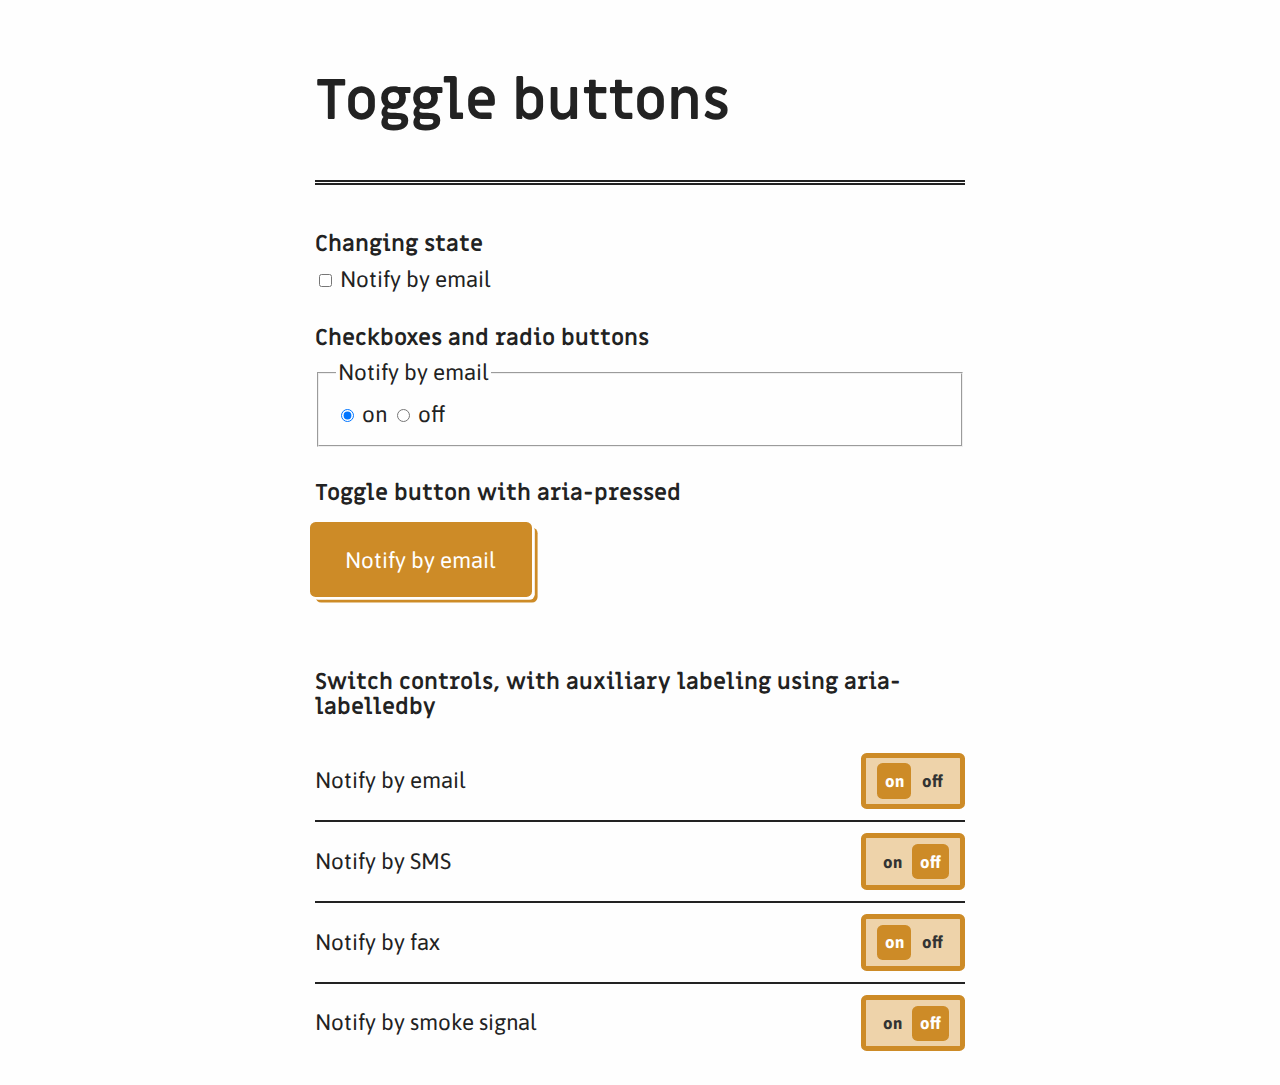
<file: index.html>
<!DOCTYPE html>
<html lang="en">
<head>
  <meta charset="UTF-8">
  <meta name="viewport" content="width=device-width, initial-scale=1.0">
  <link rel="stylesheet" href="style.css">
  <title>Accessible Components</title>
</head>
<body>
  <main id="main"  class="central">
    <h1>Toggle buttons</h1>
<hr>
<h4>Changing state</h4>
    <input   type="checkbox" id="notify" name="notify"  value="on">
    <label  for="notify">Notify by email</label>

    <!--Checkboxes and radio buttons  -->
<h4>Checkboxes and radio buttons</h4>
    <fieldset>
      <legend>Notify by email</legend>
      <input type="radio" name="notify" id="notify-on" value="on" checked>
      <label for="notify-on">on</label>
      <input type="radio" name="notify" id="notify-off" value="off">
      <label for="notify-off">off</label>
    </fieldset>

<br>
    <!-- Toggle button -->
    <h4 class="extra-btm">Toggle button with aria-pressed</h4>
    <button aria-pressed="false">Notify by email</button>



    <!--Switch controls  -->

<br>
<h4 class="switch">Switch controls, with auxiliary labeling using
  aria-labelledby
</h4>
<ul>
  <li>
    <span id="notify-email">Notify by email</span>
    <button class="btn" role="switch" aria-checked="true" aria-labelledby="notify-email">
      <span>on</span>
      <span>off</span>
    </button>
  </li>
  <li>
    <span id="notify-sms">Notify by SMS</span>
    <button class="btn" role="switch" aria-checked="false" aria-labelledby="notify-sms">
      <span>on</span>
      <span>off</span>
    </button>
  </li>
  <li>
    <span id="notify-fax">Notify by fax</span>
    <button class="btn" role="switch" aria-checked="true" aria-labelledby="notify-fax">
      <span>on</span>
      <span>off</span>
    </button>
  </li>
  <li>
    <span id="notify-smoke">Notify by smoke signal</span>
    <button class="btn" role="switch" aria-checked="false" aria-labelledby="notify-smoke">
      <span>on</span>
      <span>off</span>
    </button>
  </li>
</ul>
  </main>
  </body>
<script src="/script.js"></script>
</html>
</file>
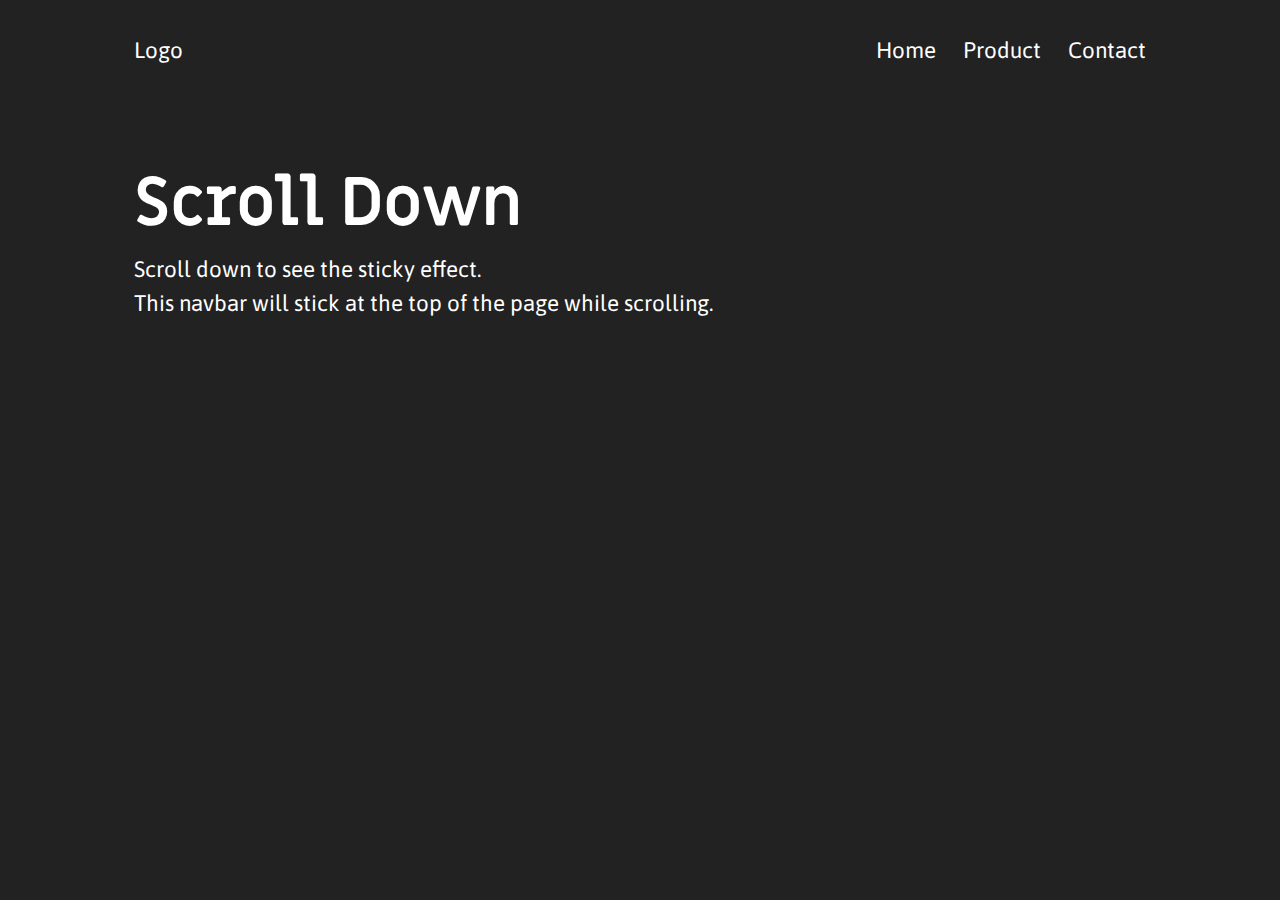
<file: SimpleNavigation/index.html>
<!DOCTYPE html>
<html lang="en">
<head>
  <meta charset="UTF-8">
  <meta name="viewport" content="width=device-width, initial-scale=1.0">
  <link rel="stylesheet" href="style.css">
  <title>Navigation and Positioning</title>
</head>
<body>
  <div class="navbar">
    <a href="#" class="logo">
      Logo
    </a>
  <div class="menu">
      <a class="link" href="#home">Home</a>
      <a class="link" href="#news">Product</a>
      <a class="link" href="#contact">Contact</a>
    </div>
    </div>
    <div class="content">
    <h1>Scroll Down</h1>
    <p class="page">Scroll down to see the sticky effect.
    </p>
      <p>

        This navbar will stick at the top of the page while scrolling.
      </p>


    </div>
</body>
</html>
</file>
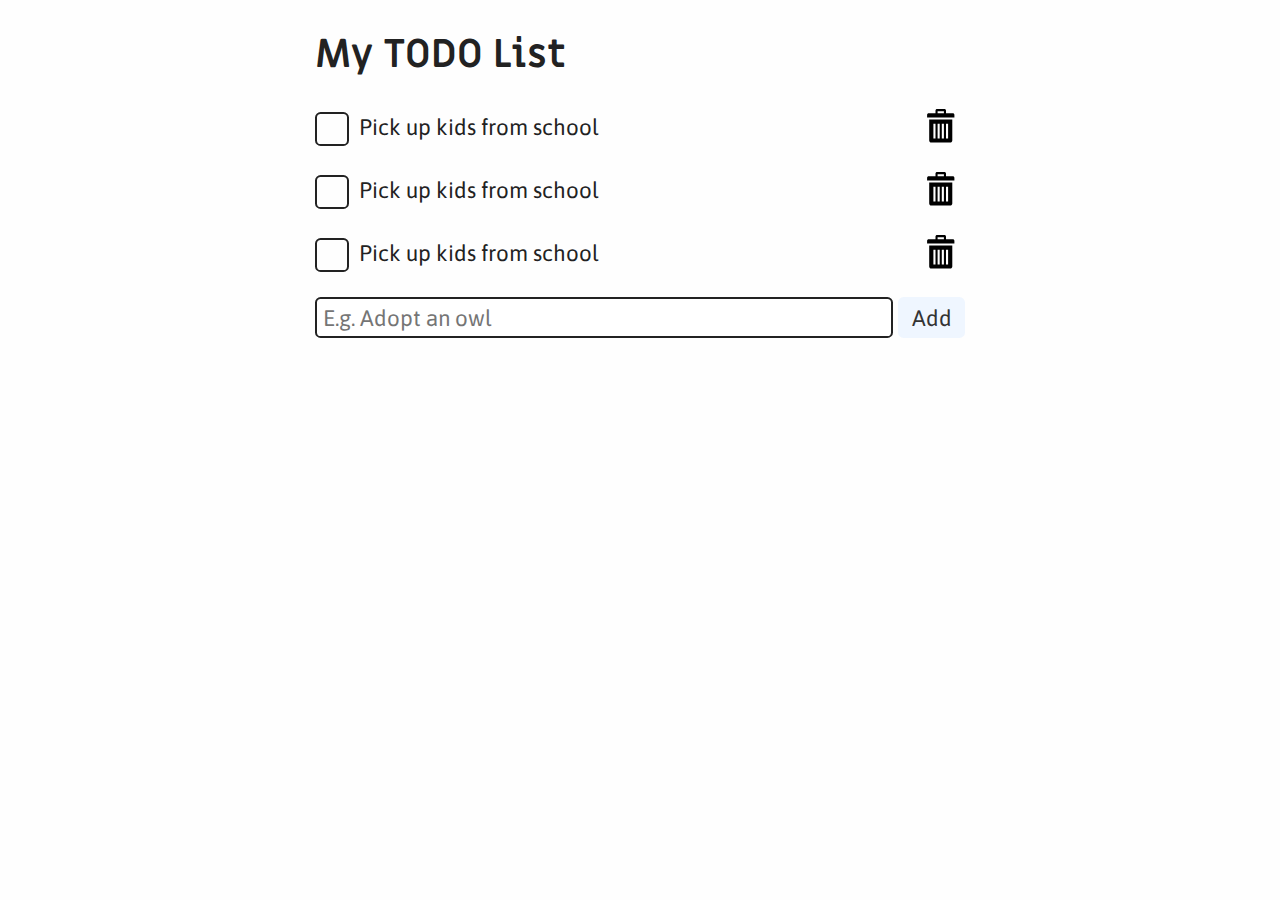
<file: todoList/index.html>
<!DOCTYPE html>
<html lang="en">
<head>
  <meta charset="UTF-8">
  <meta name="viewport" content="width=device-width, initial-scale=1.0">
  <link rel="stylesheet" href="style.css">
  <title> A Todo List</title>
</head>
<body class="central">
 <section id="component" aria-labelledby="todos-label">
  <h2 id="todos-label" tabindex="-1">My TODO List</h2>
  <ul>
    <li>
      <label for="todo-0">
        <input type="checkbox" id="todo-0" class="vh"> 
        <span class="tick">
          <svg><use xlink:href="#tick"></use></svg>
        </span> 
        <span class="text">Pick up kids from school</span>
      </label>
      <button aria-label="delete Pick up kids from school">
        <svg version="1.1" xmlns="http://www.w3.org/2000/svg" xmlns:xlink="http://www.w3.org/1999/xlink" width="16" height="16" viewBox="0 0 16 16">
          <path fill="#000000" d="M2 5v10c0 0.55 0.45 1 1 1h9c0.55 0 1-0.45 1-1v-10h-11zM5 14h-1v-7h1v7zM7 14h-1v-7h1v7zM9 14h-1v-7h1v7zM11 14h-1v-7h1v7z"></path>
          <path fill="#000000" d="M13.25 2h-3.25v-1.25c0-0.412-0.338-0.75-0.75-0.75h-3.5c-0.412 0-0.75 0.338-0.75 0.75v1.25h-3.25c-0.413 0-0.75 0.337-0.75 0.75v1.25h13v-1.25c0-0.413-0.338-0.75-0.75-0.75zM9 2h-3v-0.987h3v0.987z"></path>
          </svg>
      </button>
    </li>
    <li>
      <label for="todo-0">
        <input type="checkbox" id="todo-0" class="vh"> 
        <span class="tick">
          <svg><use xlink:href="#tick"></use></svg>
        </span> 
        <span class="text">Pick up kids from school</span>
      </label>
      <button aria-label="delete Pick up kids from school">
        <svg version="1.1" xmlns="http://www.w3.org/2000/svg" xmlns:xlink="http://www.w3.org/1999/xlink" width="16" height="16" viewBox="0 0 16 16">
          <path fill="#000000" d="M2 5v10c0 0.55 0.45 1 1 1h9c0.55 0 1-0.45 1-1v-10h-11zM5 14h-1v-7h1v7zM7 14h-1v-7h1v7zM9 14h-1v-7h1v7zM11 14h-1v-7h1v7z"></path>
          <path fill="#000000" d="M13.25 2h-3.25v-1.25c0-0.412-0.338-0.75-0.75-0.75h-3.5c-0.412 0-0.75 0.338-0.75 0.75v1.25h-3.25c-0.413 0-0.75 0.337-0.75 0.75v1.25h13v-1.25c0-0.413-0.338-0.75-0.75-0.75zM9 2h-3v-0.987h3v0.987z"></path>
          </svg>
      </button>
    </li>
    <li>
      <label for="todo-0">
        <input type="checkbox" id="todo-0" class="vh"> 
        <span class="tick">
          <svg><use xlink:href="#tick"></use></svg>
        </span> 
        <span class="text">Pick up kids from school</span>
      </label>
      <button aria-label="delete Pick up kids from school">
        <svg version="1.1" xmlns="http://www.w3.org/2000/svg" xmlns:xlink="http://www.w3.org/1999/xlink" width="16" height="16" viewBox="0 0 16 16">
          <path fill="#000000" d="M2 5v10c0 0.55 0.45 1 1 1h9c0.55 0 1-0.45 1-1v-10h-11zM5 14h-1v-7h1v7zM7 14h-1v-7h1v7zM9 14h-1v-7h1v7zM11 14h-1v-7h1v7z"></path>
          <path fill="#000000" d="M13.25 2h-3.25v-1.25c0-0.412-0.338-0.75-0.75-0.75h-3.5c-0.412 0-0.75 0.338-0.75 0.75v1.25h-3.25c-0.413 0-0.75 0.337-0.75 0.75v1.25h13v-1.25c0-0.413-0.338-0.75-0.75-0.75zM9 2h-3v-0.987h3v0.987z"></path>
          </svg>
      </button>
    </li>
  </ul>
  <form>
    <label for="add" class="vh">
      Write a new todo item
  </label> 
  <input type="text" id="add" placeholder="E.g. Adopt an owl" aria-invalid="true"> 
  <button type="submit" disabled="disabled">Add</button></form>
 </section>
</body>
<script src="vue.min.js"></script>
<script src="/script.js"></script>
</html>
</file>
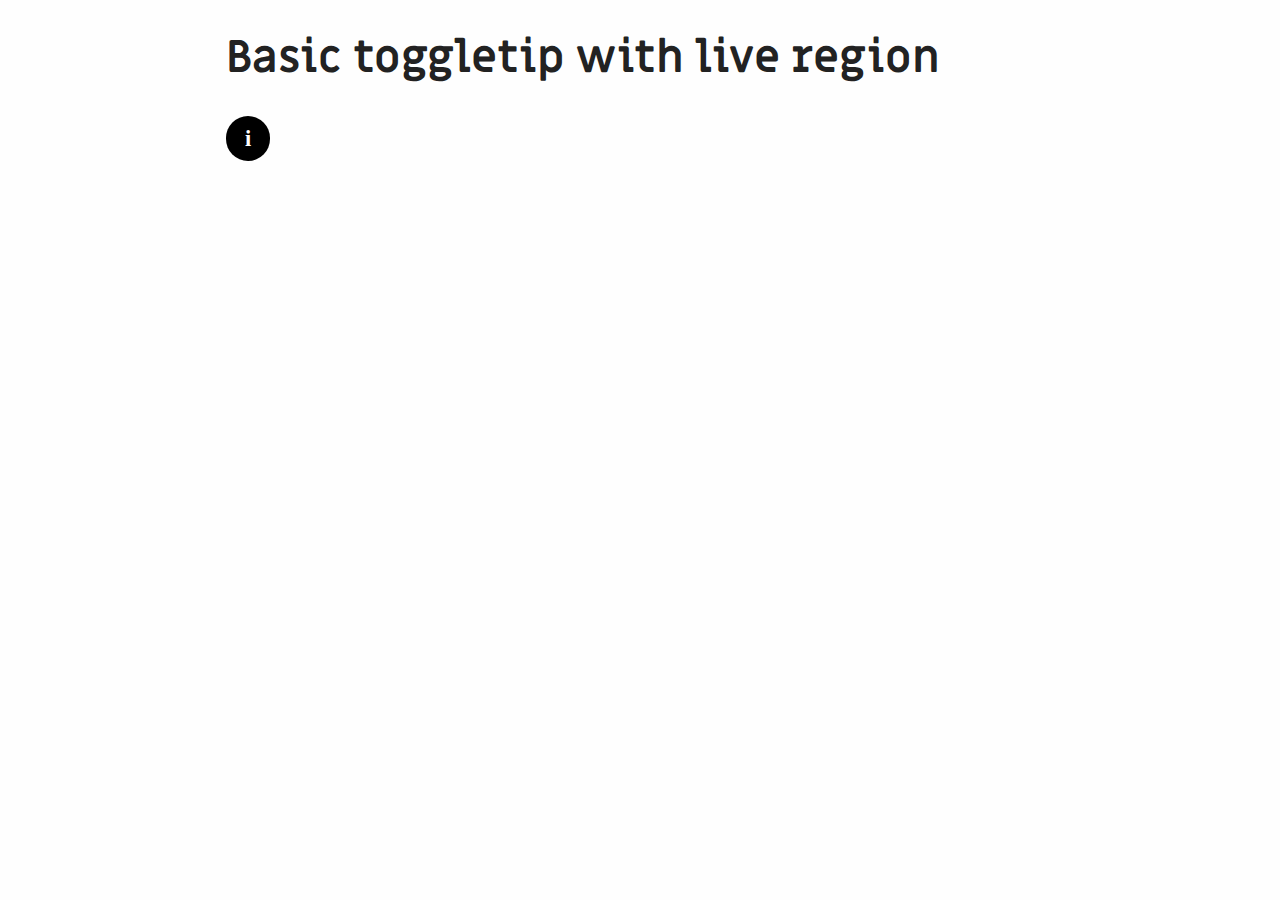
<file: toggletips/index.html>
<!DOCTYPE html>
<html lang="en">
<head>
  <meta charset="UTF-8">
  <meta name="viewport" content="width=device-width, initial-scale=1.0">
  <link rel="stylesheet" href="style.css">
  <title>toggletip</title>
</head>
<body>
  <h1>Basic toggletip with live region</h1>
  <span class="toggletip-container">
    <button type="button" data-toggletip-content="This clarifies whatever needs clarifying">
      <span aria-hidden="true">i</span>
      <span class="visually-hidden">More info</span>
    </button>
    <span role="status"></span>
  </span>
</body>
<script src="/script.js"></script>
</html>
</file>
<file: style.css>
@import url('https://fonts.cdnfonts.com/css/metropolis-4');

@import url('https://fonts.googleapis.com/css2?family=Miriam+Libre:wght@400;700&display=swap');

@import url('https://fonts.googleapis.com/css2?family=Asap:ital,wght@0,100..900;1,100..900&display=swap');

/* font-family: "Miriam Libre", sans-serif; */
/* font-family: "Asap", sans-serif;
font-optical-sizing: auto;
font-weight: <weight>;
font-style: normal;
font-variation-settings:
  "wdth" 100; */
  *,
*::before,
*::after {
  font-family: inherit;
  font-size: inherit;
  color: inherit;
  /*
  margin: 0;
  padding: 0; 
  */
  box-sizing: border-box;
}
html {
  font-family: Asap, sans-serif;
  font-size: calc(1em + 0.5vw);
  color: #222;
  line-height: 1.5;
  background: #fefefe;
}
 /* * + * {
  margin-top: 1.5rem;
}  */
body,
br,
dt,
dd,
th,
td,
option,
[hidden] + *,
:empty:not(img) + *,
li + li,
header * + * {
  margin-top: 0;
}
p + p {
  margin-top: 1rem;
}
hr {
  height: 0.25rem;
  border: 2px solid #222;
  border-left: 0;
  border-right: 0;
  margin: 2.1rem 0;
}

a {
  color: inherit;
  text-decoration: none;
  border-bottom: 1px solid;
  cursor: pointer;
}

:focus {
  outline: none;
}
:focus:not([tabindex='-1']) {
  outline: 4px solid #80b3ff;
  outline-offset: 2px;
}
[href='#main'] {
  position: absolute;
  top: -2em;
  right: 0.7rem;
}
[href='#main']:focus {
  top: 0.75rem;
}

h1,
h2,
h3,
h4 {
  /* font-family: 'Metropolis', sans-serif; */
  font-family: Miriam Libre, serif;
  line-height: 1.1;
}
h1 {
  font-size: 3rem;
}
main {
  display: block;
  padding-top: 1.5rem;
}
main h1 {
  font-size: 2.5rem;
}
.central{
  max-width: 32rem;
    padding-right: 1.5rem;
    padding-left: 1.5rem;
    margin-right: auto;
    margin-left: auto;
  }
  /* .site-name {
    font-size: 4rem;
  word-spacing: 100em;
  margin-top: 3.5rem;
  line-height: 1;
} */
h2 {
  font-size: 1.75rem;
}
* + h2 {
  margin-top: 2.1rem;
}
h3 {
  font-size: 1.25rem;
  text-transform: uppercase;
}
h3,
h4 {
  margin-bottom: 0.25rem;
}
.extra-btm{
  margin-bottom: 1rem;

}
nav h3 {
  text-transform: none;
}
img {
  width: 100%;
  max-width: 100%;
  height: auto;
}
main img {
  margin: 1.5rem 0;
}
main img:last-child {
  margin-bottom: 0;
}
main p img:last-child {
  margin-bottom: 1.5rem;
}
img + p {
  margin-top: 0;
}

/* Toggle button with aria-pressed */

  button {
    font-size: inherit;
    color:white;
    background-color: #CD8B27;
    border-radius:0.25rem;
    border: 0.125rem solid transparent;
    padding:1em 1.5em;
  }


  [aria-pressed] {
    position: relative;
    top: -0.25rem;
    left: -0.25rem;
    box-shadow: 0.125em 0.125em 0 #fff, 0.25em 0.25em #CD8B27;
  }

  [aria-pressed='true'] {
    top: 0;
    left: 0;
    box-shadow: inset 0 0 0 0.15rem #CD8B27, inset 0.25em 0.25em 0 #fff;
  }


  /* Remove the default outline and
add the outset shadow */


[aria-pressed]:focus{
  outline: 2px solid transparent; /* for WHCM */
  box-shadow: 0 0 0 0.25rem skyBlue;
  outline: 2px solid transparent;
}

[aria-pressed='true']:focus {
  box-shadow: 0 0 0 0.25rem skyBlue, inset 0 0 0 0.15rem #CD8B27,
    inset 0.25em 0.25em 0 #fff;
}

/* Switch controls, with auxiliary labeling using aria-labelledby */

.switch{
  margin-top: 3rem !important;
}

ul{
  /* margin-top: 1.5rem; */
  padding-inline-start: 0px;
}

li{
  list-style: none;
  display: flex;
  justify-content: space-between;
  padding: 0.5rem 0;
  align-items: center;
}

li+li {
  border-top: 2px solid;
}

.btn{
  padding: 0.25rem 0.5rem;
    border: 0.25rem solid #CD8B27;
    border-radius: 0.25rem;
    font-size: inherit;
    background-color:#EED3AA;
}

.btn:focus {
  outline: none;
  box-shadow: 0 0 0 0.25rem skyBlue;
  outline: 2px solid transparent;
  outline-offset: 2px;
  /* ↑ for WHCM users */
}


[aria-checked] span {
  font-size: 0.75rem;
  font-weight: bold;
  display: inline-block;
  border-radius: 0.25rem;
  padding: 0.25rem;
  color:#333;
}

[aria-checked="true"] :first-child, [aria-checked="false"] :last-child {
  background-color: #CD8B27;
  border: 2px solid transparent;
  color: #fff;
}

/* [role='switch'][aria-checked='true'] :first-child,
[role='switch'][aria-checked='false'] :last-child {
  background: #000;
  color: #fff;
} */
</file>
<file: SimpleNavigation/style.css>
@import url('https://fonts.googleapis.com/css2?family=Miriam+Libre:wght@400;700&display=swap');


@import url('https://fonts.googleapis.com/css2?family=Asap:ital,wght@0,100..900;1,100..900&display=swap');


html {
  font-family: Asap, sans-serif;
  font-size: calc(1em + 0.5vw);
  line-height: 1.5;
}

* {
  margin: 0;
  padding: 0;
  box-sizing: border-box;
}

body{
  max-width: 90ch;
  margin: 0 auto;
  padding:0 1.5rem;
  background-color: #222;
  color:#fff;
}

h1,
h2,
h3,
h4 {
  /* font-family: 'Metropolis', sans-serif; */
  font-family: Miriam Libre, serif;
  line-height: 1.1;
}

h1 {
  font-size: 3rem;
  letter-spacing:-0.015em;
}

.navbar{
display:flex;
justify-content:space-between;
align-item: center;
padding:1.5rem 0;
}

.logo{
  text-decoration:none;
  color:#fff;
}


 .link{
  text-decoration:none;
  margin-left:1rem;
  /* padding: 0.875em 1em; */
  color:#fff;
}

.navbar a:hover {
  background-color: #444;
  color:#fff;
  
 
  }

  :focus {
    outline: none;
  }
  :focus:not([tabindex='-1']) {
    outline: 4px solid #80b3ff;
    outline-offset: 2px;
  }

.content{
  padding-top:3rem;
}
.page{
  margin-top: 0.5rem;
}
/* Custom style */
</file>
<file: todoList/style.css>
@import url('https://fonts.cdnfonts.com/css/metropolis-4');

@import url('https://fonts.googleapis.com/css2?family=Miriam+Libre:wght@400;700&display=swap');

@import url('https://fonts.googleapis.com/css2?family=Asap:ital,wght@0,100..900;1,100..900&display=swap');


  *,
*::before,
*::after {
  font-family: inherit;
  font-size: inherit;
  color: inherit;
  /*
  margin: 0;
  padding: 0; 
  */
  box-sizing: border-box;
}
html {
  font-family: Asap, sans-serif;
  font-size: calc(1em + 0.5vw);
  color: #222;
  line-height: 1.5;
  background: #fefefe;
}
 /* * + * {
  margin-top: 1.5rem;
}  */
body,
br,
dt,
dd,
th,
td,
option,
[hidden] + *,
:empty:not(img) + *,
li + li,
header * + * {
  margin-top: 0;
}
p + p {
  margin-top: 1rem;
}
hr {
  height: 0.25rem;
  border: 2px solid #222;
  border-left: 0;
  border-right: 0;
  margin: 2.1rem 0;
}

a {
  color: inherit;
  text-decoration: none;
  border-bottom: 1px solid;
  cursor: pointer;
}

:focus {
  outline: none;
}
:focus:not([tabindex='-1']) {
  outline: 4px solid #80b3ff;
  outline-offset: 2px;
}
[href='#main'] {
  position: absolute;
  top: -2em;
  right: 0.7rem;
}
[href='#main']:focus {
  top: 0.75rem;
}

h1,
h2,
h3,
h4 {
  /* font-family: 'Metropolis', sans-serif; */
  font-family: Miriam Libre, serif;
  line-height: 1.1;
}
h1 {
  font-size: 3rem;
}
main {
  display: block;
  padding-top: 1.5rem;
}
main h1 {
  font-size: 2.5rem;
}
.central{
  max-width: 32rem;
    padding-right: 1.5rem;
    padding-left: 1.5rem;
    margin-right: auto;
    margin-left: auto;
  }
  /* .site-name {
    font-size: 4rem;
  word-spacing: 100em;
  margin-top: 3.5rem;
  line-height: 1;
} */
h2 {
  font-size: 1.75rem;
}
* + h2 {
  margin-top: 2.1rem;
}
h3 {
  font-size: 1.25rem;
  text-transform: uppercase;
}
h3,
h4 {
  margin-bottom: 0.25rem;
}
.extra-btm{
  margin-bottom: 1rem;

}
nav h3 {
  text-transform: none;
}
img {
  width: 100%;
  max-width: 100%;
  height: auto;
}
main img {
  margin: 1.5rem 0;
}
main img:last-child {
  margin-bottom: 0;
}
main p img:last-child {
  margin-bottom: 1.5rem;
}
img + p {
  margin-top: 0;
}

/* customise style todo list */
ul{
  padding-inline-start: 0px;
}
li{
  display: flex;
    align-items: center;
    margin-top: 1rem !important;
}

li label {
  margin-right: auto;
}

.vh {
  position: absolute !important;
  clip: rect(1px, 1px, 1px, 1px);
  padding: 0 !important;
  border: 0 !important;
  height: 1px !important;
  width: 1px !important;
  overflow: hidden;
}

input, [type="submit"] {
  border: 0.125rem solid;
  border-radius: 0.25rem;
  line-height: 1;
  font-size: inherit;
}

.tick {
  display: inline-block;
  vertical-align: middle;
  border-radius: 0.25rem;
  width: 1.5rem;
  height: 1.5rem;
  border: 0.125rem solid;
  margin-right: 0.25rem;
}

:checked+.tick svg {
  display: inline-block;
}

.tick svg {
  display: none;
  width: 100%;
  height: 100%;
  padding: 0.125rem;
}

:checked~.text {
  text-decoration: line-through;
}

li button {
  border: 0;
  background: transparent;
  margin-left: 0.5rem;
}

li button svg {
  width: 1.5rem;
  height: 1.5rem;
}

form {
  margin-top: 1rem;
  display: flex;
}

[type="text"] {
  flex: 3;
  margin-right: 0.25rem;
  padding: 0.25rem;
}

[type="submit"][disabled] {
  opacity: 1;
}

[type="submit"] {
  background: rgb(239 246 255);
  color: #333;
  padding: 0.25rem 0.5rem;
  border: 2px solid  rgb(239 246 255);
</file>
<file: toggletips/style.css>
@import url('https://fonts.cdnfonts.com/css/metropolis-4');

@import url('https://fonts.googleapis.com/css2?family=Miriam+Libre:wght@400;700&display=swap');

@import url('https://fonts.googleapis.com/css2?family=Asap:ital,wght@0,100..900;1,100..900&display=swap');



html {
  font-family: Asap, sans-serif;
  font-size: calc(1em + 0.5vw);
  line-height: 1.5;
  color: #222;
  background: #fefefe;
}

* {
  margin: 0;
  padding: 0;
  box-sizing: border-box;
}

body {
  max-width: 40rem;
  margin: 1.5rem auto;
  padding: 0 1.5rem;
}

body > * + * {
  margin-top: 1.5rem;
}

code {
  background-color: #eee;
  padding: 0.125em 0.25rem;
}

hr {
  height: 0.25rem;
  border: 2px solid #222;
  border-left: 0;
  border-right: 0;
  margin: 2.1rem 0;
}

a {
  color: inherit;
  text-decoration: none;
  border-bottom: 1px solid;
  cursor: pointer;
}



h1,
h2,
h3,
h4 {
  /* font-family: 'Metropolis', sans-serif; */
  font-family: Miriam Libre, serif;
  line-height: 1.1;
}

/* Customise style */

.toggletip-container {
  position: relative;
  display: inline-block;
}

.toggletip-bubble {
  display: inline-block;
  position: absolute;
  left: 100%;
  top: 0;
  min-width: 15rem;
  padding: 0.5rem;
  background: #000;
  color: #fff;
}

button {
  width: 2em;
  height: 2em;
  border-radius: 50%;
  border: 0.25rem solid transparent;
  /* ↑ for WHCM users */
  background: #000;
  font-family: serif;
  font-weight: bold;
  font-size: inherit;
  color: #fff;
}

button:focus {
  outline: 0.125rem solid transparent;
  outline-offset: 0.125rem;
  /* ↑ for WHCM */
  box-shadow: 0 0 0 0.25rem skyBlue;
}

.visually-hidden {
  position: absolute !important;
  clip: rect(1px, 1px, 1px, 1px) !important;
  padding: 0 !important;
  border: 0 !important;
  height: 1px !important;
  width: 1px !important;
  overflow: hidden !important;
}
</file>
